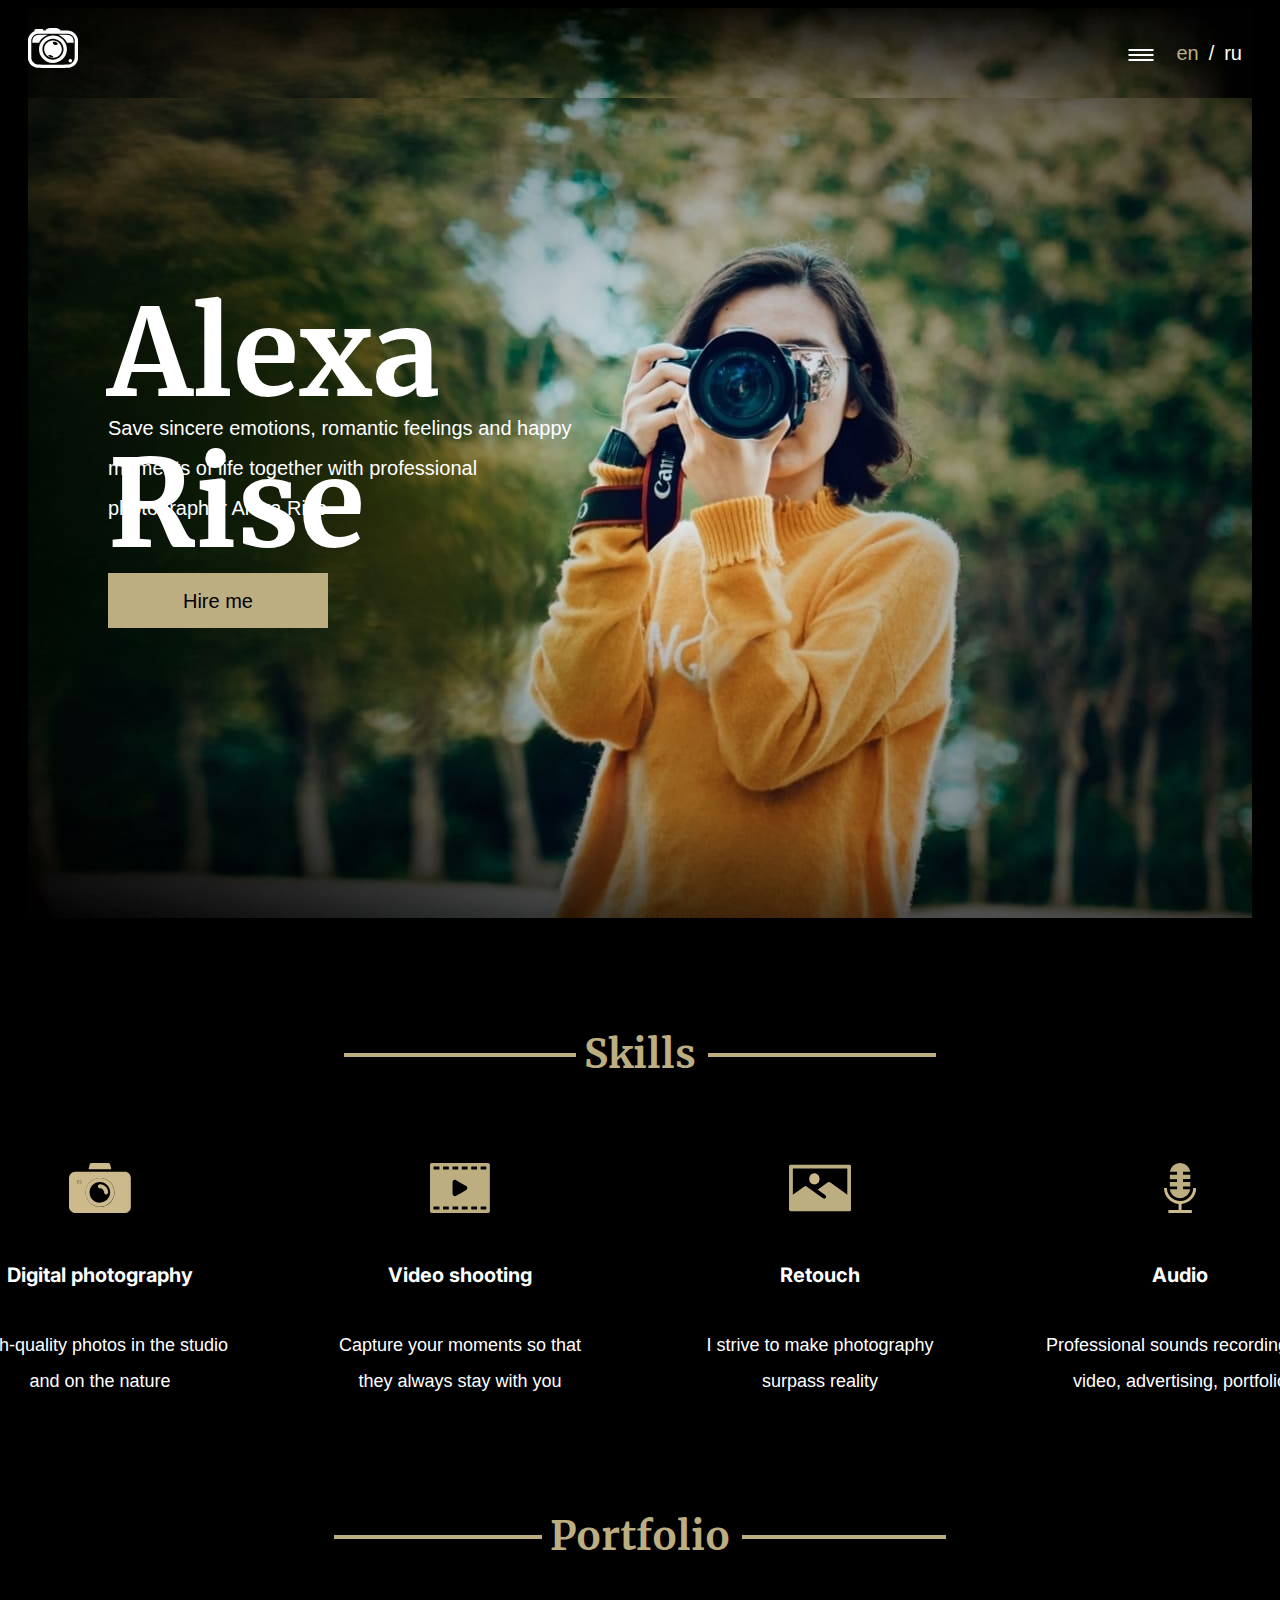
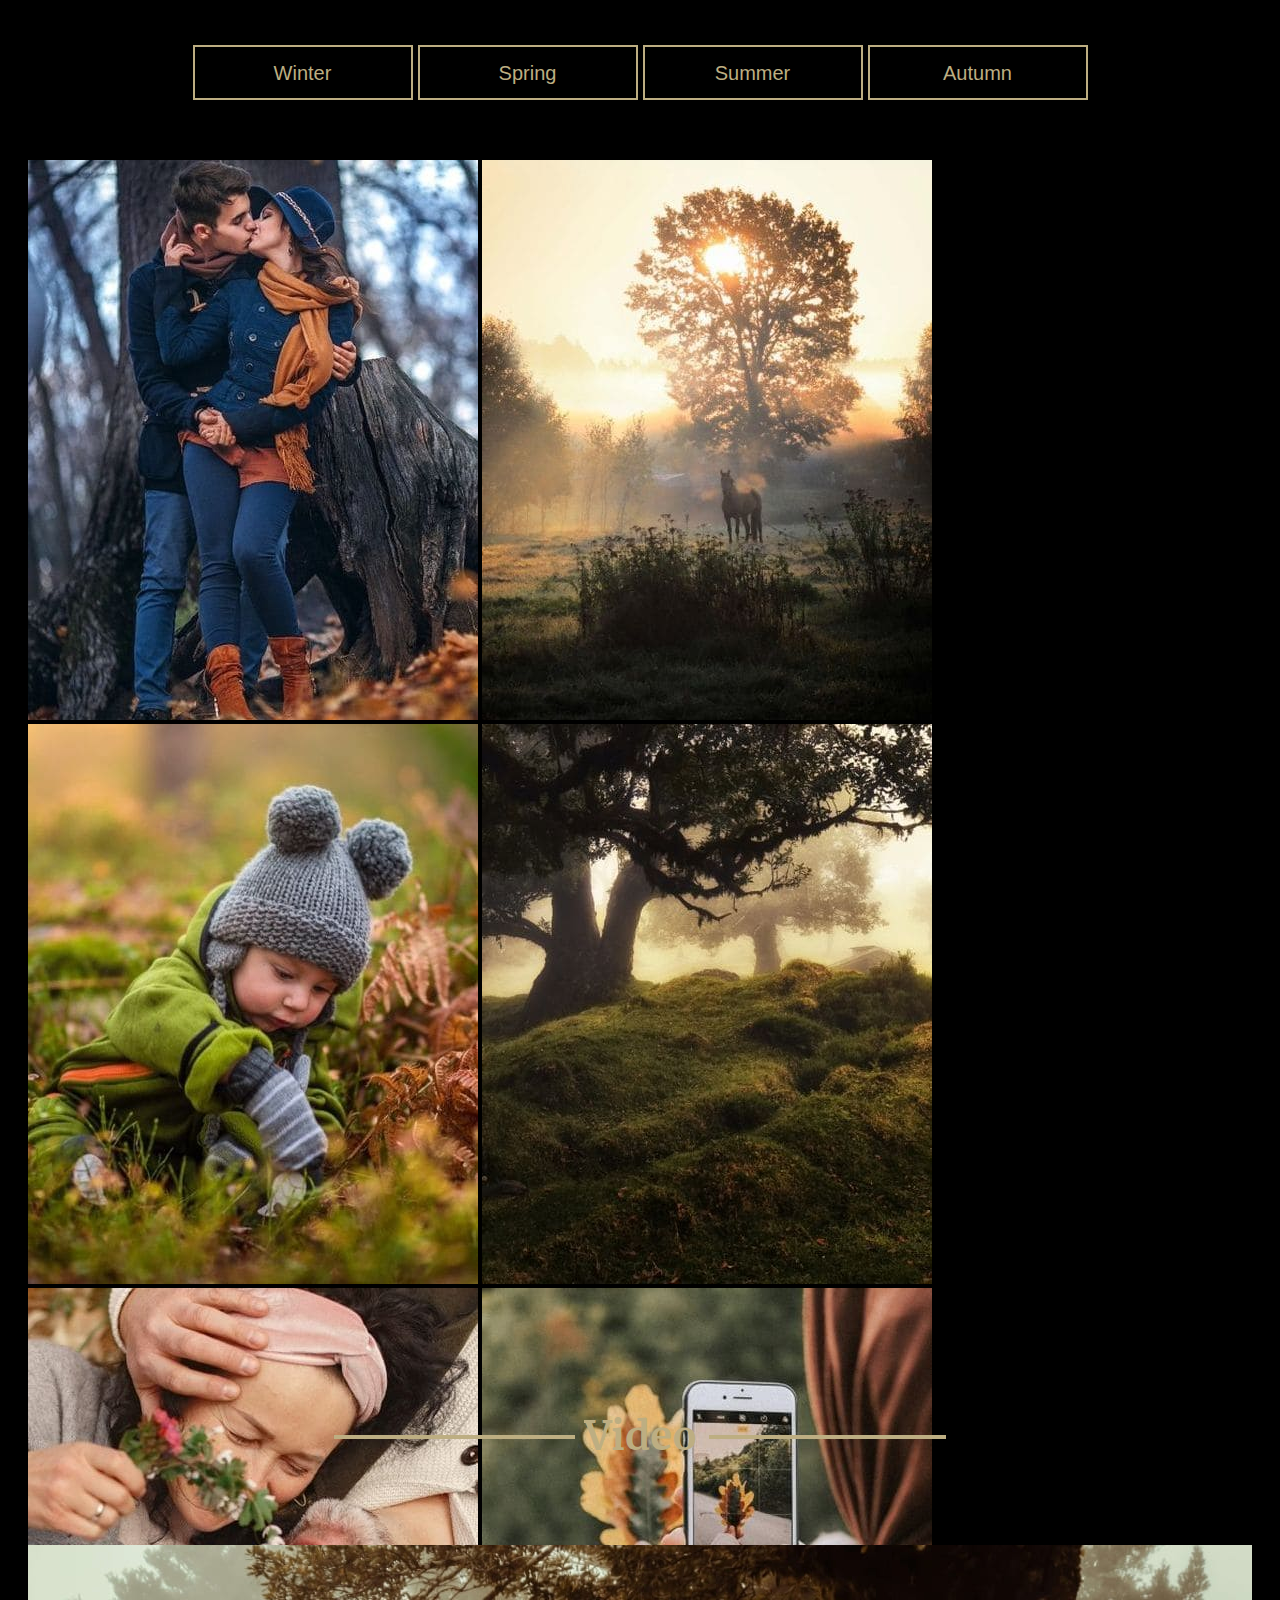
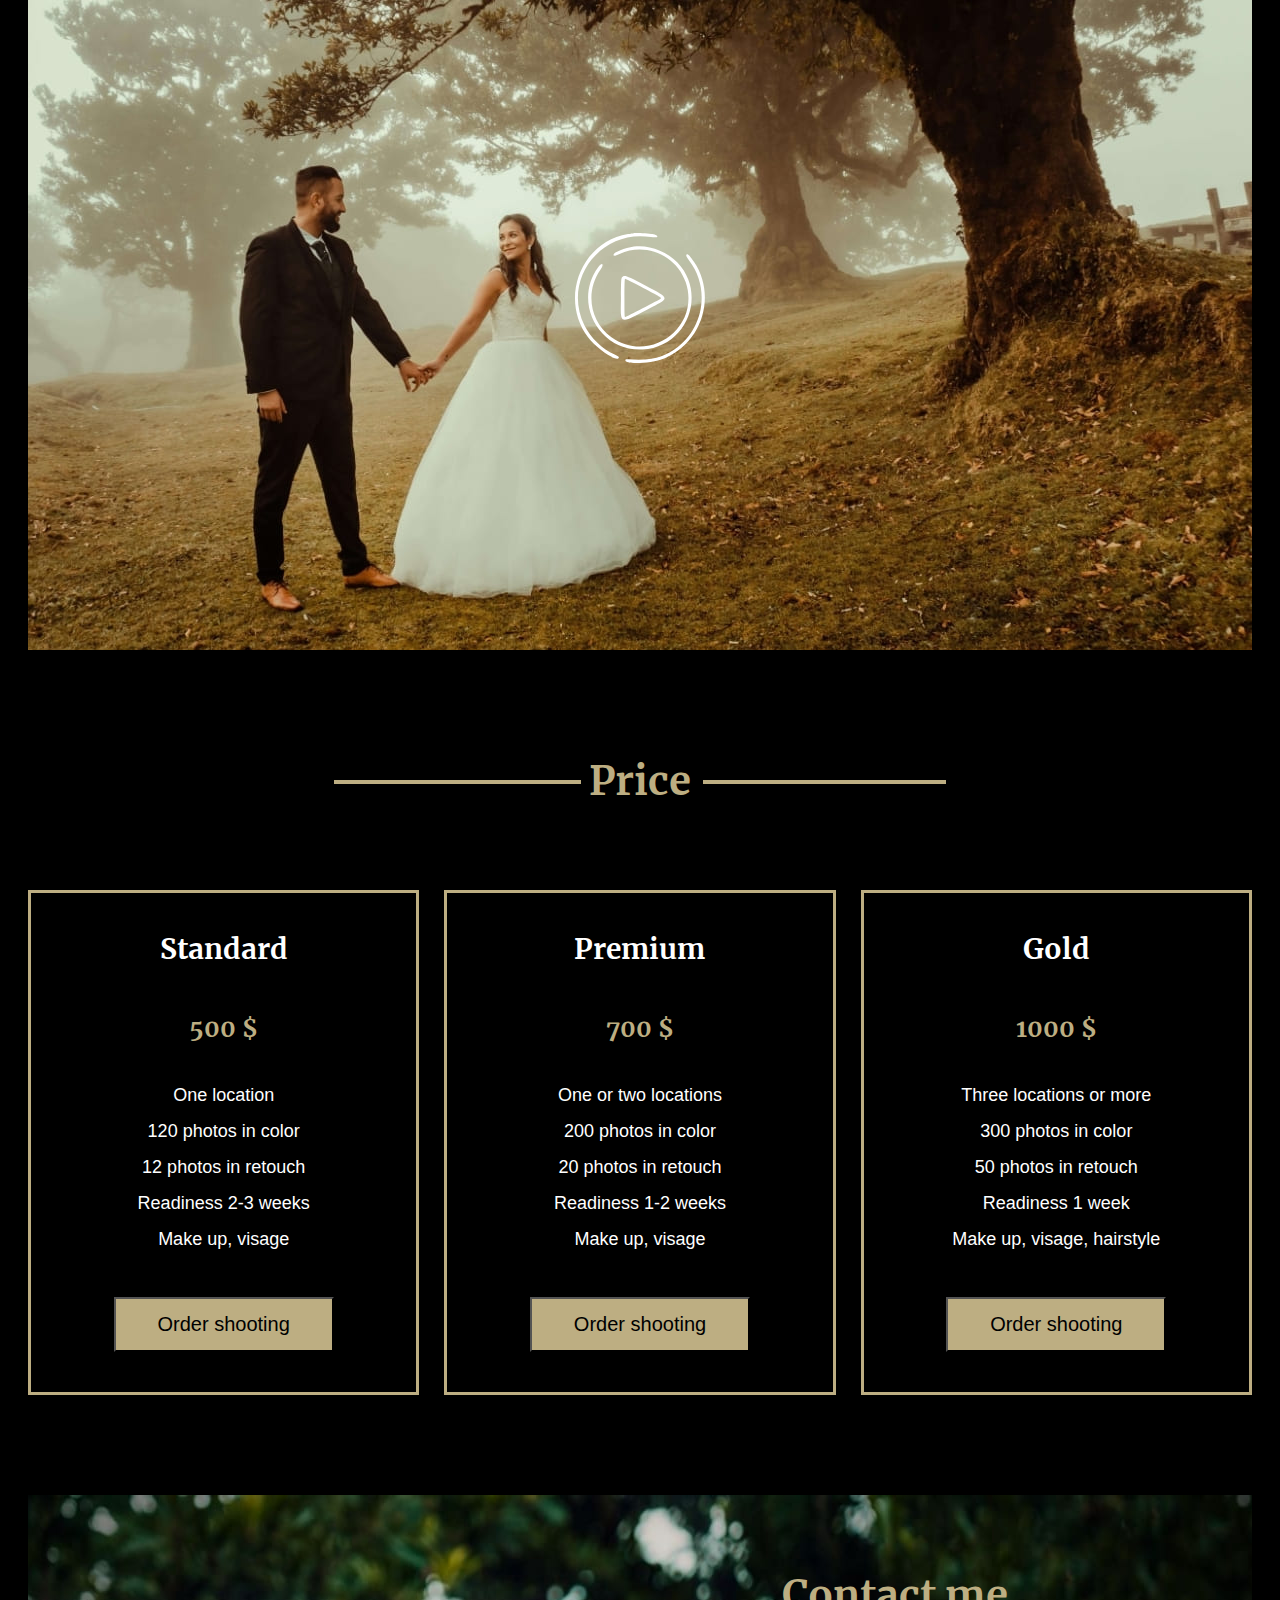
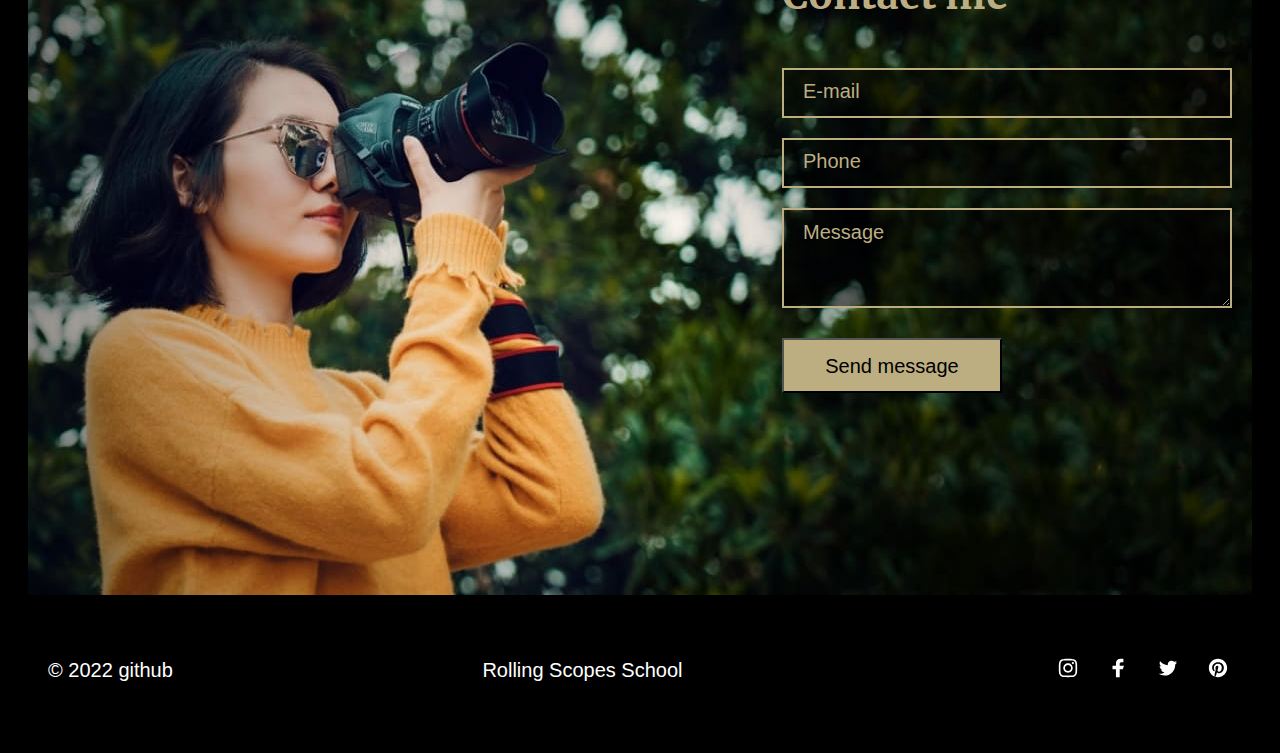
<file: index.html>
<!DOCTYPE html>
<html lang="en">
<head>
    <meta charset="UTF-8">
    <meta http-equiv="X-UA-Compatible" content="IE=edge">
    <meta name="viewport" content="width=device-width, initial-scale=1.0">
    <title>Portfolio</title>
<!-- Значок сайта -->
    <link rel="shortcut icon" href="./assets/img/favicon.ico" type="image/x-icon">
    <!-- <link rel="shortcut icon" href="assets/img/favicon.ico" type="image/x-icon"> -->
<!-- Стили -->
    <link rel="stylesheet" href="./style.css">
    <!-- <link rel="stylesheet" href="style.css"> -->
<!-- Шрифты -->
<!-- Inter Regular 400 -->
    <link rel="preconnect" href="https://fonts.googleapis.com">
    <link rel="preconnect" href="https://fonts.gstatic.com" crossorigin>
    <link href="https://fonts.googleapis.com/css2?family=Inter&display=swap" rel="stylesheet">
<!-- Inter Bold 700 -->
    <link rel="preconnect" href="https://fonts.googleapis.com">
    <link rel="preconnect" href="https://fonts.gstatic.com" crossorigin>
    <link href="https://fonts.googleapis.com/css2?family=Inter:wght@700&display=swap" rel="stylesheet">
</head>
<body>
<!--HEADER-->
    <header class="main-header">
        <div class="container">
            <div class="header-container">
                <div class="logo"></div>
<!--                <div class="menu-nav">-->
<!--                        <nav>-->
<!--                            <ul class="menu-list">-->
<!--                                <li class="nav-item"><a href="#skills" class="nav-link">Skills</a></li>-->
<!--                                <li class="nav-item"><a href="#portfolio" class="nav-link">Portfolio</a></li>-->
<!--                                <li class="nav-item"><a href="#video" class="nav-link">Video</a></li>-->
<!--                                <li class="nav-item"><a href="#price" class="nav-link">Price</a></li>-->
<!--                                <li class="nav-item"><a href="#contacts" class="nav-link">Contacts</a></li>-->
<!--                            </ul>-->
<!--                        </nav>-->
<!--                </div>-->
                <div class="menu-con">
                    <div class="menu-btn">
                        <span></span>
                        <span></span>
                        <span></span>
                    </div>
                </div>
                <div class="menu">
                    <nav>
                            <li class="nav-item"><a href="#skills" class="nav-link">Skills</a></li>
                            <li class="nav-item"><a href="#portfolio" class="nav-link">Portfolio</a></li>
                            <li class="nav-item"><a href="#video" class="nav-link">Video</a></li>
                            <li class="nav-item"><a href="#price" class="nav-link">Price</a></li>
                            <li class="nav-item"><a href="#contacts" class="nav-link">Contacts</a></li>
                    </nav>
                </div>


                    <div class="menu-lan">
                        <a href="#en" class="active">en</a>
                        /
                        <a href="#ru">ru</a>
                    </div>

            </div>
        </div>
    </header>
<!--MAIN-->
    <main class="main">
<!--ABOUT-->
        <section class="hero">
                <div class="hero-container">
                    <div class="hero-block">
                        <div class="hero-title"><h1>Alexa Rise</h1></div>

                        <h3 class="hero-text">Save sincere emotions, romantic feelings and happy moments of life together with professional photographer Alexa Rise</h3>
                        <button class="button"><a href="#">Hire me</a></button>
                    </div>
                </div>
            </section>
<!--SKILLS-->
        <section class="skills" id="skills">
            <div class="container">
                <div class="section">
                    <h2 class="section-title"><line>Skills</line></h2>
                </div>
                <div class="skills-items">

                    <div class="skill-item">
                        <h3 class="skills-title">Digital photography</h3>
                        <h4 class="skills-description">
                            High-quality photos in the studio and on the nature
                        </h4>
                    </div>

                    <div class="skill-item">
                        <h3 class="skills-title">Video shooting</h3>
                        <h4 class="skills-description">
                            Capture your moments so that they always stay with you
                        </h4>
                    </div>

                    <div class="skill-item">
                        <h3 class="skills-title">Retouch</h3>
                        <h4 class="skills-description">
                            I strive to make photography surpass reality
                        </h4>
                    </div>

                    <div class="skill-item">
                        <h3 class="skills-title">Audio</h3>
                        <h4 class="skills-description">
                            Professional sounds recording for video, advertising, portfolio
                        </h4>
                    </div>

                </div>
            </div>
        </section>
<!--PORTFOLIO-->
        <section class="portfolio" id="portfolio">
            <div class="container">
                <section class="section">
                    <h2 class="section-title"><line>Portfolio</line></h2>
                </section>
                <div class="portfolio-buttons">
                    <button class="p-button-1">Winter<a href="#"></a></button>
                    <button class="p-button-2">Spring<a href="#"></a></button>
                    <button class="p-button-3">Summer<a href="#"></a></button>
                    <button class="p-button-4">Autumn<a href="#"></a></button>
                </div>
                <div class="portfolio-photos">
                    <img src="assets/img/portfolio-img-1.png" alt="portfolio-image" class="portfolio-image-1">
                    <img src="assets/img/portfolio-img-2.png" alt="portfolio-image" class="portfolio-image-2">
                    <img src="assets/img/portfolio-img-3.png" alt="portfolio-image" class="portfolio-image-3">
                    <img src="assets/img/portfolio-img-4.png" alt="portfolio-image" class="portfolio-image-4">
                    <img src="assets/img/portfolio-img-5.png" alt="portfolio-image" class="portfolio-image-5">
                    <img src="assets/img/portfolio-img-6.png" alt="portfolio-image" class="portfolio-image-6">
                </div>
            </div>
        </section>
<!--VIDEO-->
        <section class="video" id="video">
            <section class="section">
                <h2 class="section-title"><line>Video</line></h2>
            </section>
                <div class="video-player">
                    <div class="play-button"></div>
                </div>

        </section>
<!--PRICE-->
        <section class="price" id="price">
            <div class="container">
                <section class="section">
                    <h2 class="section-title"><line>Price</line></h2>
                </section>
                <div class="price-list">
                    <div class="price-block">
                        <h3 class="price-title">Standard</h3>
                        <div class="price-value">500 $</div>
                        <h4 class="price-description">
                            <span>One location</span>
                            <span>120 photos in color</span>
                            <span>12 photos in retouch</span>
                            <span>Readiness 2-3 weeks</span>
                            <span>Make up, visage</span>
                        </h4>
                        <button class="price-button">Order shooting</button>
                    </div>
                    <div class="price-block">
                        <h3 class="price-title">Premium</h3>
                        <div class="price-value">700 $</div>
                        <h4 class="price-description">
                            <span>One or two locations</span>
                            <span>200 photos in color</span>
                            <span>20 photos in retouch</span>
                            <span>Readiness 1-2 weeks</span>
                            <span>Make up, visage</span>
                        </h4>
                        <button class="price-button">Order shooting</button>
                    </div>
                    <div class="price-block">
                        <h3 class="price-title">Gold</h3>
                        <div class="price-value">1000 $</div>
                        <h4 class="price-description">
                            <span>Three locations or more</span>
                            <span>300 photos in color</span>
                            <span>50 photos in retouch</span>
                            <span>Readiness 1 week</span>
                            <span>Make up, visage, hairstyle</span>
                        </h4>
                        <button class="price-button">Order shooting</button>
                    </div>
                </div>
            </div>
        </section>
<!--CONTACT-->
        <section class="contacts" id="contacts">
            <div class="contacts-container">
                <div class="contacts-title">
                    <h2 class="c-title">Contact me</h2>
                </div>
                <div class="contacts-info">
                    <!--E-mail-->
                    <input type="email" class="con-inf" name="e-mail" placeholder="E-mail">
                    <!--Phone-->
                    <input type="tel" class="con-inf" name="telephone" placeholder="Phone">
                    <!--Message-->
                    <textarea  name="contact-text" class="mes"  placeholder="Message"></textarea>
                    <!--Send Message-->
                    <button class="contact-button">Send message</button>
                </div>
            </div>
        </section>
    </main>
<!--FOOTER-->
    <footer class="main-footer">
        <div class="container">
            <section class="footer">
                <div class="date">
                    <span>&copy;</span>
                    <span>2022</span>
                    <span><a href="https://github.com">github</a></span>
                </div>
                <div class="rss">
                    <span>Rolling Scopes School</span>
                </div>
                <nav class="nav-social">
                    <ul class="social-list">
                        <li class="soc-item"><a href="https://instagram.com" class="soc-link" id="inst"></a></li>
                        <li class="soc-item"><a href="https://facebook.com" class="soc-link" id="fb"></a></li>
                        <li class="soc-item"><a href="https://twitter.com" class="soc-link" id="twitter"></a></li>
                        <li class="soc-item"><a href="https://pinterest.com" class="soc-link" id="pinterest"></a></li>
                    </ul>
                </nav>
            </section>
        </div>
    </footer>
<!-- Подключение Js -->
    <script src="index.js"></script>
</body>
</html>
</file>
<file: style.css>
/* Fonts */
    @font-face {
        font-family: Merriweather;
        src: url(assets/fonts/Merriweather-Bold.ttf);
        font-weight: 700;
    }
    @font-face {
        font-family: Inter;
        src: url("https://fonts.googleapis.com/css2?family=Inter:wght@700&display=swap");
        font-weight: 400;
    }
/* Все элементы */
    * {
        box-sizing: border-box;
    }    
/* Плавная прокрутка */
    html {
        scroll-behavior: smooth;
    }
/* Body */
    body {
        background-color: black;
        display: flex;
        flex-direction: column;
        justify-content: space-between;
    }
    .bb {
        border: 1px solid red;
    }

    .container {
        max-width: 1440px;
        margin: 0 auto;
        padding: 0 20px;
    }
    .header-container {
        height: 90px;
        background-image: url('./assets/img/bg.png');
        background-repeat: no-repeat;
        background-position: center 0;
        background-size: cover;
        display: flex;
        align-items: center;
        font-family: 'Inter',sans-serif;
        font-weight: 400;
        font-size: 20px;
        color: white;
    }
/* Логотип */
    .logo {
        width: 50px;
        height: 50px;
        background-image: url('./assets/svg/logo.svg');
        background-size: contain;
        background-repeat: no-repeat;  
        transition: 0.3s;
    }
    .logo:hover {
        filter: invert(26%) sepia(15%) saturate(638%) hue-rotate(7deg) brightness(92%)
          contrast(87%);
      }
/* Меню навигации */
    .menu-nav {
        margin-left: auto;
        display: flex;
    }
/*Листы*/
    .menu-list {
        list-style: none;
        display: flex;
        align-items: center;
    }
    .menu-lan {
        width: 7%;
        justify-content: right;
        list-style: none;
        display: flex;
        align-items: center;
    }
    .menu-lan a {
        color: #FFFF;
        padding: 0 10px;
        text-decoration: none;
    }
    .menu-lan .active {
        color: #BDAE82;
    }

    .nav-link {
        padding: 0 20px 0 0;
        text-decoration: none;
    }
    .nav-item a {
        color: rgb(255, 255, 255);
        transition: 0.3s ease;
    }
    .nav-item a:hover {
        filter: invert(26%) sepia(15%) saturate(638%) hue-rotate(7deg) brightness(92%)
        contrast(87%);
    }
/*MAIN*/
    .hero {
        max-width: 1440px;
        height: 825px;
        margin: 0 auto;
        padding: 0 20px;
    }
    .hero-container {
        width: 100%;
        height: 100%;
        background-image: url('./assets/img/bg.png');
        background-size: auto 910px;
        background-position: center -90px;
        background-repeat: no-repeat;
    }
    .hero-block {
        width: 50%;
        margin-left: 80px;
        padding-top: 100px;
    }
    .hero-title {
        height: 120px;
        font-family: Merriweather,sans-serif;
        font-size: 60px;
        font-style: normal;
        font-weight: 700;
        color: white;
    }
    .hero-text {
        font-family: Inter,sans-serif;
        font-size: 20px;
        font-style: normal;
        font-weight: normal;
        line-height: 40px;
        color: white;
        width: 470px;
        height: 120px;
        margin-top: 10px;
    }
/*Hire me*/
    .button {
        margin-top: 25px;
        height: 55px;
        width: 220px;
        background-color: #BDAE82;
        cursor: pointer;
        border: 0;
    }
    .button a {
        font-family: Inter, sans-serif;
        font-weight: 400;
        font-style: normal;
        color: black;
        font-size: 20px;
        line-height: 40px;
        text-decoration: none;
    }
    .button a:hover {
        color: white;
    }
    .section {
        margin: 100px auto 60px;
        position: relative;
        overflow: hidden;
        width: 50%;
    }
    .section-title {
        height: 80px;
        color: #BDAE82;
        font-family: Merriweather,sans-serif;
        font-weight: 700;
        font-size: 40px;
        display: flex;
        position: relative;
        align-items: center;
        margin: 0 auto;
        flex-direction: column;
    }
    .section-title > line {
        display: inline-block;
        margin: 0.4rem;
        overflow: hidden;
    }
    .section-title > line:before,
    .section-title > line:after {
        content: '';
        position: absolute;
        width: 100%;
        border: 2px solid #bdae82;
        margin-top: .6em;
        background-image: linear-gradient(to top, #bdae82 39px, #bdae82 39px, #bdae82 41px, #bdae82 41px);
    }
    .section-title > line:before {
        margin-left: -102%;
    }
    .section-title > line:after {
        margin-left: 2%;
    }

/*SKILLS*/
    .skills {
        max-width: 1440px;
        max-height: 482px;
        margin: 0 auto;
        padding: 0 20px;
    }
    .skills-items {
        height: 242px;
        display: flex;
        justify-content: center;
        /*flex-wrap: wrap;*/
        gap: 80px;
    }
/*Расположение картинок*/
    .skill-item {
        background-position: center top;
    }
/*Картинки навыков*/
    .skill-item:nth-child(1) {
        background-image: url('assets/svg/camera.svg');
        background-size: 62px 50px;
        background-repeat: no-repeat;
        height: 50px;
    }
    .skill-item:nth-child(2) {
        background-image: url('assets/svg/video.svg');
        background-size: 62px 50px;
        background-repeat: no-repeat;
        height: 50px;
    }
    .skill-item:nth-child(3) {
        background-image: url('assets/svg/retouch.svg');
        background-size: 62px 50px;
        background-repeat: no-repeat;
        height: 50px;
    }
    .skill-item:nth-child(4) {
        background-image: url('assets/svg/mic.svg');
        background-size: 62px 50px;
        background-repeat: no-repeat;
        height: 50px;
    }
/*Название навыков*/
    .skills-title {
        margin-top: 100px;
        font-family: Inter,sans-serif;
        font-weight: 700;
        font-size: 20px;
        color: white;
        text-align: center;
        width: 280px;
        align-items: center;
        height: 40px;
    }
/*Описание навыков*/
    .skills-description {
        font-family: Inter,sans-serif;
        font-weight: 400;
        font-size: 18px;
        line-height: 36px;
        color: white;
        text-align: center;
        height: 72px;
        width: 280px;
    }

/*Портфолио*/
    .portfolio {
        max-width: 1440px;
        max-height: 1500px;
        margin: 0 auto;
    }
/*Кнопки портфолио*/
    .portfolio-buttons {
        display: flex;
        justify-content: center;
        gap: 5px;
    }
    .p-button-1,.p-button-2,.p-button-3,.p-button-4 {
        height: 55px;
        width: 220px;
        cursor: pointer;
        border: 2px solid #BDAE82;
        background-color: black;
        font-family: Inter, sans-serif;
        font-weight: 400;
        font-style: normal;
        color: #BDAE82;
        font-size: 20px;
        line-height: 40px;
        text-decoration: none;
    }
    .p-button-1:hover {
        height: 55px;
        width: 220px;
        cursor: pointer;
        border: 2px solid #BDAE82;
        font-family: Inter, sans-serif;
        font-weight: 400;
        font-style: normal;
        color: white;
        font-size: 20px;
        line-height: 40px;
        text-decoration: none;
    }
    .p-button-2:hover {
        height: 55px;
        width: 220px;
        cursor: pointer;
        border: 2px solid #BDAE82;
        font-family: Inter, sans-serif;
        font-weight: 400;
        font-style: normal;
        color: white;
        font-size: 20px;
        line-height: 40px;
        text-decoration: none;
    }
    .p-button-3:hover {
        height: 55px;
        width: 220px;
        cursor: pointer;
        border: 2px solid #BDAE82;
        font-family: Inter, sans-serif;
        font-weight: 400;
        font-style: normal;
        color: white;
        font-size: 20px;
        line-height: 40px;
        text-decoration: none;
    }
    .p-button-4:hover {
        height: 55px;
        width: 220px;
        cursor: pointer;
        border: 2px solid #BDAE82;
        font-family: Inter, sans-serif;
        font-weight: 400;
        font-style: normal;
        color: white;
        font-size: 20px;
        line-height: 40px;
        text-decoration: none;
    }
/*Фото портфолио*/
    .portfolio-photos {
        height: 1145px;
        margin-top: 60px;
        gap: 25px;
    }
/*Видео*/
    .video {
        max-width: 1440px;
        max-height: 945px;
        margin: 0 auto;
        padding: 0 20px;
    }
/*Видеоплеер*/
    .video-player {
        position: relative;
        display: flex;
        justify-content: center;
        align-items: center;
        width: 100%;
        height: 705px;
        background-image: url("assets/img/video-player.png");
        background-size: auto 705px;
        background-repeat: no-repeat;
        background-position: center;
    }

/*Кнопка проигрывателя*/
    .play-button {
        position: absolute;
        height: 130px;
        width: 130px;
        background-image: url("assets/svg/play.svg");
        background-repeat: no-repeat;
        background-size: contain;
        background-position: center;
        cursor: pointer;
        transition: 0.3s;
    }
    .play-button:hover {
        filter: invert(26%) sepia(15%) saturate(638%) hue-rotate(7deg) brightness(92%)
        contrast(87%);
    }
/*Прайс*/
    .price {
        max-width: 1440px;
        max-height: 845px;
        margin: 0 auto;
    }
    .price-list {
        width: 100%;
        display: flex;
        flex-wrap: nowrap;
        justify-content: center;
        gap: 25px;
    }
    .price-block {
        height: 505px;
        width: 450px;
        border: 3px solid #BDAE82;
    }
    .price-title {
        font-family: Merriweather,sans-serif;
        font-size: 28px;
        font-style: normal;
        font-weight: 700;
        line-height: 56px;
        letter-spacing: 0;
        text-align: center;
        color: #FFFFFF;
    }
    .price-value {
        font-family: Merriweather,sans-serif;
        font-size: 24px;
        font-style: normal;
        font-weight: 700;
        line-height: 48px;
        letter-spacing: 0;
        text-align: center;
        color: #BDAE82;
    }
    .price-description {
        font-family: Inter,sans-serif;
        font-size: 18px;
        font-style: normal;
        font-weight: 400;
        line-height: 36px;
        letter-spacing: 0;
        text-align: center;
        color: #FFFFFF;
    }
    .price-description span{
        display: block;
    }
    .price-button {
        height: 55px;
        width: 220px;
        cursor: pointer;
        background-color: #BDAE82;
        display: block;
        margin: 40px auto 0 auto;
        font-family: Inter,sans-serif;
        font-size: 20px;
        font-style: normal;
        font-weight: 400;
        line-height: 40px;
        letter-spacing: 0;
        text-align: center;
        text-decoration: none;
    }
    .price-button:hover {
        height: 55px;
        width: 220px;
        cursor: pointer;
        border: none;
        display: block;
        margin: 40px auto 0 auto;
        font-family: Inter,sans-serif;
        font-size: 20px;
        font-style: normal;
        font-weight: 400;
        line-height: 40px;
        letter-spacing: 0;
        text-align: center;
        color: white;
        text-decoration: none;
    }
/*Контакты    */
    .contacts {
        max-width: 1440px;
        max-height: 700px;
        margin: 100px auto 0 auto;
        padding: 0 20px;
    }
    .contacts-container {
        width: 100%;
        height: 700px;
        background-image: url("assets/img/bg-contacts.png");
        background-size: auto 700px;
        background-position: center center;
        background-repeat: no-repeat;
    }
    .contacts-title {
        display: flex;
        margin-left: auto;
    }
    .c-title {
        width: 450px;
        height: 80px;
        font-family: Merriweather,sans-serif;
        font-size: 40px;
        font-style: normal;
        font-weight: 700;
        line-height: 80px;
        letter-spacing: 0;
        text-align: left;
        color: rgba(189, 174, 130, 1);
        margin-left: auto;
        margin-right: 20px;
        margin-top: 60px;
    }
    .contacts-info {
        display: grid;
        gap: 20px;
        position: relative;
        justify-content: right;
        padding-right: 20px;
    }
    .con-inf {
        height: 50px;
        width: 450px;
        background-color: rgba(0, 0, 0, 0.5);
        border: 2px solid #BDAE82;
    }
    .mes {
        height: 100px;
        width: 450px;
        background-color: rgba(0, 0, 0, 0.5);
        border: 2px solid #BDAE82;
    }
    input::placeholder {
        font-family: Inter,sans-serif;
        font-size: 20px;
        font-style: normal;
        font-weight: 400;
        line-height: 40px;
        color: #BDAE82;
        padding-left: 17px;
    }
    input:-webkit-autofill,
    input:-webkit-autofill:hover,
    input:-webkit-autofill:focus,
    input:-webkit-autofill:active {
        -webkit-text-fill-color: #bdae82;
        transition: background-color 0s ease-in-out 9000s;
    }
    textarea::placeholder {
        font-family: Inter,sans-serif;
        font-size: 20px;
        font-style: normal;
        font-weight: 400;
        line-height: 40px;
        color: #BDAE82;
        padding-left: 17px;
    }
    .contact-button {
        width: 220px;
        height: 55px;
        background-color: #BDAE82;
        font-family: Inter,sans-serif;
        font-size: 20px;
        font-style: normal;
        font-weight: 400;
        line-height: 40px;
        text-align: center;
        color: black;
        margin-top: 10px;
    }
    .contact-button:hover {
        color: white;
    }

    .footer {
        max-width: 1440px;
        height: 150px;
        padding: 0 20px;
        margin: 0 auto;
        align-items: center;
        color: white;
        font-family: Inter,sans-serif;
        font-size: 20px;
        font-style: normal;
        font-weight: 400;
        display: flex;
        justify-content: space-between;
    }

    .date a {
        text-decoration: none;
        color: white;
    }
    .date a:hover {
        color: #BDAE82;
    }

    .social-list {
        display: flex;
        list-style: none;
    }
    .soc-item {
        padding: 0 25px;
        height: 27px;
        width: 27px;
    }
    .soc-link {
        padding: 0 30px;
    }

    #inst {
        background-image: url("assets/svg/inst.svg");
        background-size: contain;
        background-repeat: no-repeat;
        transition: 0.3s;
    }
    #inst:hover {
        filter: invert(26%) sepia(15%) saturate(638%) hue-rotate(7deg) brightness(92%)
        contrast(87%);
    }
    #fb {
        background-image: url("assets/svg/fb.svg");
        background-size: contain;
        background-repeat: no-repeat;
        transition: 0.3s;
    }
    #fb:hover {
        filter: invert(26%) sepia(15%) saturate(638%) hue-rotate(7deg) brightness(92%)
        contrast(87%);
    }
    #twitter {
        background-image: url("assets/svg/tw.svg");
        background-size: contain;
        background-repeat: no-repeat;
        transition: 0.3s;
    }
    #twitter:hover {
        filter: invert(26%) sepia(15%) saturate(638%) hue-rotate(7deg) brightness(92%)
        contrast(87%);
    }
    #pinterest {
        background-image: url("assets/svg/pinterest.svg");
        background-size: contain;
        background-repeat: no-repeat;
        transition: 0.3s;
    }
    #pinterest:hover {
        filter: invert(26%) sepia(15%) saturate(638%) hue-rotate(7deg) brightness(92%)
        contrast(87%);
    }
    /*.menu-burger {*/
    /*    list-style: none;*/
    /*    position: fixed;*/
    /*    top: 0;*/
    /*    left: 0;*/
    /*    width: 100%;*/
    /*    height: 100%;*/
    /*    background-color: black;*/
    /*}*/
    /*.burger span {*/
    /*    width: 30px;*/
    /*    height: 5px;*/
    /*    position: absolute;*/
    /*    top: 50%;*/
    /*    left: 50%;*/
    /*    background-color: aquamarine;*/
    /*}*/
    /*.burger {*/
    /*    width: 30px;*/
    /*    height: 30px;*/
    /*    position: relative;*/
    /*}*/
    /*.burger:before,*/
    /*.burger:after {*/
    /*    content: '';*/
    /*    background-color: white;*/
    /*    position: absolute;*/
    /*    width: 100%;*/
    /*    height: 2px;*/
    /*}*/
    /*.burger:before {*/
    /*    top: 0;*/
    /*}*/
    /*.burger:after{*/
    /*    bottom: 0;*/
    /*}*/
    /*.hamburger {*/
    /*    margin-left: auto;*/
    /*    width: 50px;*/
    /*    height: 50px;*/
    /*    position: fixed;*/
    /*    display: flex;*/
    /*    flex-direction: column;*/
    /*    align-items: center;*/
    /*    cursor: pointer;*/
    /*    user-select: none;*/
    /*    z-index: 2;*/
    /*    transform: translateX(-100%);*/
    /*}*/
    .menu-con {
        display: flex;
        position: relative;
        margin-left: auto;
        padding: 0 40px;
    }
    .menu-btn {
        width: 30px;
        height: 30px;
        position: fixed;
        z-index: 2;
        overflow: hidden;
        top: 40px;
    }
    .menu-btn span {
        width: 25px;
        height: 2px;
        position: absolute;
        top: 50%;
        left: 50%;
        transform: translate(-50%, -50%);
        background-color: white;
        transition: all 0.5s;
    }
    .menu-btn:hover {
        filter: invert(26%) sepia(15%) saturate(638%) hue-rotate(7deg) brightness(92%)
        contrast(87%);
    }
    .menu-btn span:nth-of-type(2) {
        top: calc(50% - 5px);
    }
    .menu-btn span:nth-of-type(3) {
        top: calc(50% + 5px);
    }
    .menu-btn.active span:nth-of-type(1) {
        display: none;
    }
    .menu-btn.active span:nth-of-type(2) {
        top: 50%;
        transform: translate(-50%, 0%) rotate(45deg);
    }
    .menu-btn.active span:nth-of-type(3) {
        top: 50%;
        transform: translate(-50%, 0%) rotate(-45deg);
    }
    .menu {
        position: fixed;
        top: 0;
        right: 0;
        width: 50%;
        height: 100%;
        padding: 15px;
        transform: translateX(-100%);
        transition: transform 0.5s;
        background: none;
        display: none;
    }
    .nav-item {
        padding: 16px 0 0 0;
        margin: 100px auto auto 127px;
    }
    .menu.active {
        transform: translateX(10%);
        display: flex;
        background: black;
    }

    .menu li {
        list-style-type: none;
    }
@media (max-width: 1440px) {

    .container {
        max-width: 1440px;
        margin: 0 auto;
        padding: 0 20px;
    }
    .header-container {
        height: 90px;
        background-image: url('./assets/img/bg.png');
        background-repeat: no-repeat;
        background-position: center 0;
        background-size: cover;
        display: flex;
        align-items: center;
        font-family: 'Inter',sans-serif;
        font-weight: 400;
        font-size: 20px;
        color: white;
    }
    /* Логотип */
    .logo {
        width: 50px;
        height: 50px;
        background-image: url('./assets/svg/logo.svg');
        background-size: contain;
        background-repeat: no-repeat;
        transition: 0.3s;
    }
    .logo:hover {
        filter: invert(26%) sepia(15%) saturate(638%) hue-rotate(7deg) brightness(92%)
        contrast(87%);
    }
    /* Меню навигации */
    .menu-nav {
        margin-left: auto;
        display: flex;
    }
    /*Листы*/
    .menu-list {
        list-style: none;
        display: flex;
        align-items: center;
    }
    .nav-link {
        padding: 0 20px 0 0;
        text-decoration: none;
    }
    .menu-lan {
        width: 7%;
        display: flex;
        justify-content: right;
    }
    .lan-link {
        padding: 0 10px;
        text-decoration: none;
    }
    .nav-item a {
        color: rgb(255, 255, 255);
        transition: .3s;
    }
    .nav-item a:hover {
        filter: invert(26%) sepia(15%) saturate(638%) hue-rotate(7deg) brightness(92%)
        contrast(87%);
    }
    /*MAIN*/
    .hero {
        max-width: 1440px;
        height: 825px;
        margin: 0 auto;
        padding: 0 20px;
    }
    .hero-container {
        width: 100%;
        height: 100%;
        background-image: url('./assets/img/bg.png');
        background-size: auto 910px;
        background-position: center -90px;
        background-repeat: no-repeat;
    }
    .hero-block {
        width: 50%;
        margin-left: 80px;
        padding-top: 100px;
    }
    .hero-title {
        height: 120px;
        font-family: Merriweather,sans-serif;
        font-size: 60px;
        font-style: normal;
        font-weight: 700;
        color: white;
    }
    .hero-text {
        font-family: Inter,sans-serif;
        font-size: 20px;
        font-style: normal;
        font-weight: normal;
        line-height: 40px;
        color: white;
        width: 470px;
        height: 120px;
        margin-top: 10px;
    }
    /*Hire me*/
    .button {
        margin-top: 25px;
        height: 55px;
        width: 220px;
        background-color: #BDAE82;
        cursor: pointer;
        border: 0;
    }
    .button a {
        font-family: Inter, sans-serif;
        font-weight: 400;
        font-style: normal;
        color: black;
        font-size: 20px;
        line-height: 40px;
        text-decoration: none;
    }
    .button a:hover {
        color: white;
    }
    .section {
        margin: 100px auto 60px;
        position: relative;
        overflow: hidden;
        width: 50%;
    }
    .section-title {
        height: 80px;
        color: #BDAE82;
        font-family: Merriweather,sans-serif;
        font-weight: 700;
        font-size: 40px;
        display: flex;
        position: relative;
        align-items: center;
        margin: 0 auto;
        flex-direction: column;
    }
    .section-title > line {
        display: inline-block;
        margin: 0.4rem;
        overflow: hidden;
    }
    .section-title > line:before,
    .section-title > line:after {
        content: '';
        position: absolute;
        width: 100%;
        border: 2px solid #bdae82;
        margin-top: .6em;
        background-image: linear-gradient(to top, #bdae82 39px, #bdae82 39px, #bdae82 41px, #bdae82 41px);
    }
    .section-title > line:before {
        margin-left: -102%;
    }
    .section-title > line:after {
        margin-left: 2%;
    }

    /*SKILLS*/
    .skills {
        max-width: 1440px;
        max-height: 482px;
        margin: 0 auto;
        padding: 0 20px;
    }
    .skills-items {
        height: 242px;
        display: flex;
        justify-content: center;
        /*flex-wrap: wrap;*/
        gap: 80px;
    }
    /*Расположение картинок*/
    .skill-item {
        background-position: center top;
    }
    /*Картинки навыков*/
    .skill-item:nth-child(1) {
        background-image: url('assets/svg/camera.svg');
        background-size: 62px 50px;
        background-repeat: no-repeat;
        height: 50px;
    }
    .skill-item:nth-child(2) {
        background-image: url('assets/svg/video.svg');
        background-size: 62px 50px;
        background-repeat: no-repeat;
        height: 50px;
    }
    .skill-item:nth-child(3) {
        background-image: url('assets/svg/retouch.svg');
        background-size: 62px 50px;
        background-repeat: no-repeat;
        height: 50px;
    }
    .skill-item:nth-child(4) {
        background-image: url('assets/svg/mic.svg');
        background-size: 62px 50px;
        background-repeat: no-repeat;
        height: 50px;
    }
    /*Название навыков*/
    .skills-title {
        margin-top: 100px;
        font-family: Inter,sans-serif;
        font-weight: 700;
        font-size: 20px;
        color: white;
        text-align: center;
        width: 280px;
        align-items: center;
        height: 40px;
    }
    /*Описание навыков*/
    .skills-description {
        font-family: Inter,sans-serif;
        font-weight: 400;
        font-size: 18px;
        line-height: 36px;
        color: white;
        text-align: center;
        height: 72px;
        width: 280px;
    }

    /*Портфолио*/
    .portfolio {
        max-width: 1440px;
        max-height: 1500px;
        margin: 0 auto;
    }
    /*Кнопки портфолио*/
    .portfolio-buttons {
        display: flex;
        justify-content: center;
        gap: 5px;
    }
    .p-button {
        height: 55px;
        width: 220px;
        cursor: pointer;
        border: 2px solid #BDAE82;
        background-color: black;
        font-family: Inter, sans-serif;
        font-weight: 400;
        font-style: normal;
        color: #BDAE82;
        font-size: 20px;
        line-height: 40px;
        text-decoration: none;
    }
    .p-button:hover {
        height: 55px;
        width: 220px;
        cursor: pointer;
        border: none;
        background-color: #BDAE82;
        font-family: Inter, sans-serif;
        font-weight: 400;
        font-style: normal;
        color: black;
        font-size: 20px;
        line-height: 40px;
        text-decoration: none;
    }
    /*Фото портфолио*/
    .portfolio-photos {
        height: 1145px;
        margin-top: 60px;
        gap: 25px;
    }
    /*Видео*/
    .video {
        max-width: 1440px;
        max-height: 945px;
        margin: 0 auto;
        padding: 0 20px;
    }
    /*Видеоплеер*/
    .video-player {
        position: relative;
        display: flex;
        justify-content: center;
        align-items: center;
        width: 100%;
        height: 705px;
        background-image: url("assets/img/video-player.png");
        background-size: auto 705px;
        background-repeat: no-repeat;
        background-position: center;
    }

    /*Кнопка проигрывателя*/
    .play-button {
        position: absolute;
        height: 130px;
        width: 130px;
        background-image: url("assets/svg/play.svg");
        background-repeat: no-repeat;
        background-size: contain;
        background-position: center;
        cursor: pointer;
        transition: 0.3s;
    }
    .play-button:hover {
        filter: invert(26%) sepia(15%) saturate(638%) hue-rotate(7deg) brightness(92%)
        contrast(87%);
    }
    /*Прайс*/
    .price {
        max-width: 1440px;
        max-height: 845px;
        margin: 0 auto;
    }
    .price-list {
        width: 100%;
        display: flex;
        flex-wrap: nowrap;
        justify-content: center;
        gap: 25px;
    }
    .price-block {
        height: 505px;
        width: 450px;
        border: 3px solid #BDAE82;
    }
    .price-title {
        font-family: Merriweather,sans-serif;
        font-size: 28px;
        font-style: normal;
        font-weight: 700;
        line-height: 56px;
        letter-spacing: 0;
        text-align: center;
        color: #FFFFFF;
    }
    .price-value {
        font-family: Merriweather,sans-serif;
        font-size: 24px;
        font-style: normal;
        font-weight: 700;
        line-height: 48px;
        letter-spacing: 0;
        text-align: center;
        color: #BDAE82;
    }
    .price-description {
        font-family: Inter,sans-serif;
        font-size: 18px;
        font-style: normal;
        font-weight: 400;
        line-height: 36px;
        letter-spacing: 0;
        text-align: center;
        color: #FFFFFF;
    }
    .price-description span{
        display: block;
    }
    .price-button {
        height: 55px;
        width: 220px;
        cursor: pointer;
        background-color: #BDAE82;
        display: block;
        margin: 40px auto 0 auto;
        font-family: Inter,sans-serif;
        font-size: 20px;
        font-style: normal;
        font-weight: 400;
        line-height: 40px;
        letter-spacing: 0;
        text-align: center;
        text-decoration: none;
    }
    .price-button:hover {
        height: 55px;
        width: 220px;
        cursor: pointer;
        border: none;
        display: block;
        margin: 40px auto 0 auto;
        font-family: Inter,sans-serif;
        font-size: 20px;
        font-style: normal;
        font-weight: 400;
        line-height: 40px;
        letter-spacing: 0;
        text-align: center;
        color: white;
        text-decoration: none;
    }
    /*Контакты    */
    .contacts {
        max-width: 1440px;
        max-height: 700px;
        margin: 100px auto 0 auto;
        padding: 0 20px;
    }
    .contacts-container {
        width: 100%;
        height: 700px;
        background-image: url("assets/img/bg-contacts.png");
        background-size: auto 700px;
        background-position: center center;
        background-repeat: no-repeat;
    }
    .contacts-title {
        display: flex;
        margin-left: auto;
    }
    .c-title {
        width: 450px;
        height: 80px;
        font-family: Merriweather,sans-serif;
        font-size: 40px;
        font-style: normal;
        font-weight: 700;
        line-height: 80px;
        letter-spacing: 0;
        text-align: left;
        color: rgba(189, 174, 130, 1);
        margin-left: auto;
        margin-right: 20px;
        margin-top: 60px;
    }
    .contacts-info {
        display: grid;
        gap: 20px;
        position: relative;
        justify-content: right;
        padding-right: 20px;
    }
    .con-inf {
        height: 50px;
        width: 450px;
        background-color: rgba(0, 0, 0, 0.5);
        border: 2px solid #BDAE82;
    }
    .mes {
        height: 100px;
        width: 450px;
        background-color: rgba(0, 0, 0, 0.5);
        border: 2px solid #BDAE82;
    }
    input::placeholder {
        font-family: Inter,sans-serif;
        font-size: 20px;
        font-style: normal;
        font-weight: 400;
        line-height: 40px;
        color: #BDAE82;
        padding-left: 17px;
    }
    input:-webkit-autofill,
    input:-webkit-autofill:hover,
    input:-webkit-autofill:focus,
    input:-webkit-autofill:active {
        -webkit-text-fill-color: #bdae82;
        transition: background-color 0s ease-in-out 9000s;
    }
    textarea::placeholder {
        font-family: Inter,sans-serif;
        font-size: 20px;
        font-style: normal;
        font-weight: 400;
        line-height: 40px;
        color: #BDAE82;
        padding-left: 17px;
    }
    .contact-button {
        width: 220px;
        height: 55px;
        background-color: #BDAE82;
        font-family: Inter,sans-serif;
        font-size: 20px;
        font-style: normal;
        font-weight: 400;
        line-height: 40px;
        text-align: center;
        color: black;
        margin-top: 10px;
    }
    .contact-button:hover {
        color: white;
    }

    .footer {
        max-width: 1440px;
        height: 150px;
        padding: 0 20px;
        margin: 0 auto;
        align-items: center;
        color: white;
        font-family: Inter,sans-serif;
        font-size: 20px;
        font-style: normal;
        font-weight: 400;
        display: flex;
        justify-content: space-between;
    }

    .date a {
        text-decoration: none;
        color: white;
    }
    .date a:hover {
        color: #BDAE82;
    }

    .social-list {
        display: flex;
        list-style: none;
    }
    .soc-item {
        padding: 0 25px;
        height: 27px;
        width: 27px;
    }
    .soc-link {
        padding: 0 30px;
    }

    #inst {
        background-image: url("assets/svg/inst.svg");
        background-size: contain;
        background-repeat: no-repeat;
        transition: 0.3s;
    }
    #inst:hover {
        filter: invert(26%) sepia(15%) saturate(638%) hue-rotate(7deg) brightness(92%)
        contrast(87%);
    }
    #fb {
        background-image: url("assets/svg/fb.svg");
        background-size: contain;
        background-repeat: no-repeat;
        transition: 0.3s;
    }
    #fb:hover {
        filter: invert(26%) sepia(15%) saturate(638%) hue-rotate(7deg) brightness(92%)
        contrast(87%);
    }
    #twitter {
        background-image: url("assets/svg/tw.svg");
        background-size: contain;
        background-repeat: no-repeat;
        transition: 0.3s;
    }
    #twitter:hover {
        filter: invert(26%) sepia(15%) saturate(638%) hue-rotate(7deg) brightness(92%)
        contrast(87%);
    }
    #pinterest {
        background-image: url("assets/svg/pinterest.svg");
        background-size: contain;
        background-repeat: no-repeat;
        transition: 0.3s;
    }
    #pinterest:hover {
        filter: invert(26%) sepia(15%) saturate(638%) hue-rotate(7deg) brightness(92%)
        contrast(87%);
    }
}
@media (max-width: 768px) {
    .hamburger {
        display: flex;
        flex-direction: column;
        right: -768px;
        overflow-x: hidden;
        transition: 0.5s;
    }
    .section {
        margin: 80px auto 50px;
        position: relative;
        overflow: hidden;
        width: 50%;
    }
    .container {
        /*overflow-x: hidden;*/
        max-width: 768px;
        padding: 0 0;
    }
    .header-container {
        width: 100%;
        height: 90px;
        background-image: url('./assets/img/bg.jpg');
        background-repeat: no-repeat;
        background-position: center 0;
        background-size: cover;
        display: flex;
        align-items: center;
        font-family: 'Inter',sans-serif;
        font-weight: 700;
        font-size: 20px;
        color: white;
        overflow-x: hidden;
    }
    /* Логотип */
    .logo {
        margin-left: 60px;
    }
    /* Меню навигации */
    .menu-nav {
        margin-left: auto;
        display: none;
        visibility: hidden;
    }
    /*Листы*/
    .menu-list {
        list-style: none;
        display: flex;
        align-items: center;
    }
    .nav-link {
        padding: 0 20px 0 0;
        text-decoration: none;
    }
    .menu-lan {
        margin-left: auto;
    }
    .lan-link {
        padding: 0 10px;
        text-decoration: none;
    }
    .nav-item a {
        color: rgb(255, 255, 255);
        transition: .3s;
    }
    .nav-item a:hover {
        filter: invert(26%) sepia(15%) saturate(638%) hue-rotate(7deg) brightness(92%)
        contrast(87%);
    }
    /*MAIN*/
    .hero {
        max-width: 768px;
        height: 500px;
        padding: 0 0;
        overflow-x: hidden;
    }
    .hero-container {
        width: 100%;
        height: 100%;
        background-image: url('./assets/img/bg.jpg');
        background-size: auto 590px;
        background-position: center -90px;
        background-repeat: no-repeat;
    }
    .hero-block {
        width: 50%;
        margin-left: 60px;
        padding-top: 40px;
    }
    .hero-title {
        height: 64px;
        font-size: 32px;
        font-weight: 400;
        line-height: 64px;
    }
    .hero-text {
        font-size: 20px;
        font-weight: 400;
        line-height: 24px;
        width: 390px;
        height: 72px;
        padding-top: 20px;
    }
    /*Hire me*/
    .button {
        margin-top: 50px;
        height: 54px;
        width: 219px;
    }

    /*SKILLS*/
    .skills {
        max-width: 768px;
        max-height: 729px;
        padding: 0 0;
    }
    .skills-items {
        overflow-y: hidden;
        height: 529px;
        display: flex;
        justify-content: center;
        flex-wrap: wrap;
        gap: 64px;
    }

    /*Портфолио*/
    .portfolio {
        overflow-y: hidden;
        max-width: 768px;
        max-height: 3870px;
        margin: 0 auto;
        padding: 0 0;
    }
    /*Кнопки портфолио*/
    .portfolio-buttons {
        display: flex;
        flex-wrap: wrap;
        justify-content: center;
        gap: 5px;
        width: 60%;
        margin: 0 auto;
    }
    /*Фото портфолио*/
    .portfolio-photos {
        overflow-x: hidden;
        height: 100%;
        width: 100%;
        margin-top: 60px;
        gap: 25px;
        display: flex;
        flex-wrap: wrap;
        justify-content: center;
    }
    /*Видео*/
    .video {
        max-width: 768px;
        max-height: 628px;
        margin: 0 auto;
        padding: 0 0;
        overflow-y: hidden;
    }
    /*Видеоплеер*/
    .video-player {
        height: 418px;
        background-image: url("assets/img/video-player.png");
        background-size: auto 418px;
        background-position: center;
        background-repeat: no-repeat;
    }

    /*Кнопка проигрывателя*/
    .play-button {
        height: 75px;
        width: 75px;
    }
    /*Прайс*/
    .price {
        max-width: 768px;
        max-height: 1905px;
        margin: 0 auto;
    }
    .price-list {
        width: 100%;
        display: flex;
        flex-wrap: wrap;
        justify-content: center;
        gap: 50px;
    }

    /*Контакты    */
    .contacts {
        max-width: 768px;
        max-height: 600px;
        margin: 80px auto 0 auto;
        padding: 0 0;
    }
    .contacts-container {
        width: 100%;
        height: 600px;
        background-image: url("assets/img/contacts.jpg");
        background-size: auto 600px;
        background-position: center center;
        background-repeat: no-repeat;
    }
    .contacts-title {
        display: flex;
        margin-left: auto;
    }
    .c-title {
        height: 64px;
        font-size: 32px;
        line-height: 64px;
        text-align: center;
        margin: 60px auto 0 auto;
    }
    .contacts-info {
        display: grid;
        gap: 20px;
        justify-content: center;
        margin-top: 40px;
    }
    .contact-button {
        margin: 10px auto;
    }
    .footer {
        max-width: 768px;
        height: 190px;
        padding: 0 0;
        margin: 0 auto;
        align-items: center;
        text-align: center;
        display: flex;
        flex-direction: column;
        gap: 16px;
        justify-content: center;
    }

    .social-list {
        position: relative;
        display: flex;
        list-style: none;
        gap: 20px;
        padding: 0 0;
        margin-top: 15px;
    }
    .soc-item {
        padding: 0 25px 0 0;
        height: 32px;
        width: 32px;
    }
    .soc-link {
        padding: 0 25px;
    }
    .date {
        margin-top: 28px;
    }
    .date span {
        padding: 0 20px 0 0;
    }

    #inst {
        background-image: url(assets/svg/1inst.svg);
        background-size: auto 32px;
    }
    #fb {
        background-image: url(assets/svg/1fb.svg);
        background-size: auto 32px;
    }
    #twitter {
        background-image: url(assets/svg/1tw.svg);
        background-size: auto 32px;
    }
    #pinterest {
        background-image: url(assets/svg/1pinterest.svg);
        background-size: auto 32px;
    }
}
@media (max-width: 480px) {
    .section {
        margin: 80px auto 50px;
        position: relative;
        overflow: hidden;
        width: 50%;
    }
    .container {
        max-width: 480px;
        padding: 0 0;
    }
    .header-container {
        width: 100%;
        height: 90px;
        background-image: url('./assets/img/bg.jpg');
        background-repeat: no-repeat;
        background-position: center 0;
        background-size: auto;
        display: flex;
        align-items: center;
        overflow-x: hidden;
    }
    /* Меню навигации */
    .menu-nav {
        margin-left: auto;
        display: none;
        visibility: hidden;
    }
    /*Листы*/
    .menu-list {
        list-style: none;
        display: flex;
        align-items: center;
    }
    .nav-link {
        padding: 0 20px 0 0;
        text-decoration: none;
    }
    .menu-lan {
        margin-left: auto;
    }
    .lan-link {
        padding: 0 10px;
        text-decoration: none;
    }

    /*MAIN*/
    .hero {
        max-width: 480px;
        height: 500px;
        overflow-x: hidden;
    }
    .hero-container {
        width: 100%;
        height: 100%;
        background-image: url('./assets/img/bg.jpg');
        background-size: auto 590px;
        background-position: center -90px;
        background-repeat: no-repeat;
    }
    .hero-block {
        width: 50%;
        margin-left: 60px;
        padding-top: 40px;
    }
    .hero-title {
        height: 64px;
        font-size: 18px;
        line-height: 64px;
    }
    .hero-text {
        font-size: 20px;
        font-weight: 400;
        line-height: 24px;
        width: 390px;
        height: 72px;
        padding-top: 20px;
    }
    /*Hire me*/
    .button {
        margin-top: 50px;
        height: 54px;
        width: 219px;
    }

    /*SKILLS*/
    .skills {
        max-width: 768px;
        max-height: 729px;
        padding: 0 0;
    }
    .skills-items {
        overflow-y: hidden;
        height: 529px;
        display: flex;
        justify-content: center;
        flex-wrap: wrap;
        gap: 64px;
    }

    /*Портфолио*/
    .portfolio {
        overflow-y: hidden;
        max-width: 768px;
        max-height: 3870px;
        margin: 0 auto;
        padding: 0 0;
    }
    /*Кнопки портфолио*/
    .portfolio-buttons {
        display: flex;
        flex-wrap: wrap;
        justify-content: center;
        gap: 5px;
        width: 60%;
        margin: 0 auto;
    }
    /*Фото портфолио*/
    .portfolio-photos {
        overflow-x: hidden;
        height: 100%;
        width: 100%;
        margin-top: 60px;
        gap: 25px;
        display: flex;
        flex-wrap: wrap;
        justify-content: center;
    }
    /*Видео*/
    .video {
        max-width: 768px;
        max-height: 628px;
        margin: 0 auto;
        padding: 0 0;
        overflow-y: hidden;
    }
    /*Видеоплеер*/
    .video-player {
        height: 418px;
        background-image: url("assets/img/video-player.png");
        background-size: auto 418px;
        background-position: center;
        background-repeat: no-repeat;
    }

    /*Кнопка проигрывателя*/
    .play-button {
        height: 75px;
        width: 75px;
    }
    /*Прайс*/
    .price {
        max-width: 768px;
        max-height: 1905px;
        margin: 0 auto;
    }
    .price-list {
        width: 100%;
        display: flex;
        flex-wrap: wrap;
        justify-content: center;
        gap: 50px;
    }

    /*Контакты    */
    .contacts {
        max-width: 768px;
        max-height: 600px;
        margin: 80px auto 0 auto;
        padding: 0 0;
    }
    .contacts-container {
        width: 100%;
        height: 600px;
        background-image: url("assets/img/contacts.jpg");
        background-size: auto 600px;
        background-position: center center;
        background-repeat: no-repeat;
    }
    .contacts-title {
        display: flex;
        margin-left: auto;
    }
    .c-title {
        height: 64px;
        font-size: 32px;
        line-height: 64px;
        text-align: center;
        margin: 60px auto 0 auto;
    }
    .contacts-info {
        display: grid;
        gap: 20px;
        justify-content: center;
        margin-top: 40px;
    }
    .contact-button {
        margin: 10px auto;
    }
    .footer {
        max-width: 768px;
        height: 190px;
        padding: 0 0;
        margin: 0 auto;
        align-items: center;
        text-align: center;
        display: flex;
        flex-direction: column;
        gap: 16px;
        justify-content: center;
    }

    .social-list {
        position: relative;
        display: flex;
        list-style: none;
        gap: 20px;
        padding: 0 0;
        margin-top: 15px;
    }
    .soc-item {
        padding: 0 25px 0 0;
        height: 32px;
        width: 32px;
    }
    .soc-link {
        padding: 0 25px;
    }
    .date {
        margin-top: 28px;
    }
    .date span {
        padding: 0 20px 0 0;
    }

    #inst {
        background-image: url(assets/svg/1inst.svg);
        background-size: auto 32px;
    }
    #fb {
        background-image: url(assets/svg/1fb.svg);
        background-size: auto 32px;
    }
    #twitter {
        background-image: url(assets/svg/1tw.svg);
        background-size: auto 32px;
    }
    #pinterest {
        background-image: url(assets/svg/1pinterest.svg);
        background-size: auto 32px;
    }
}
</file>
